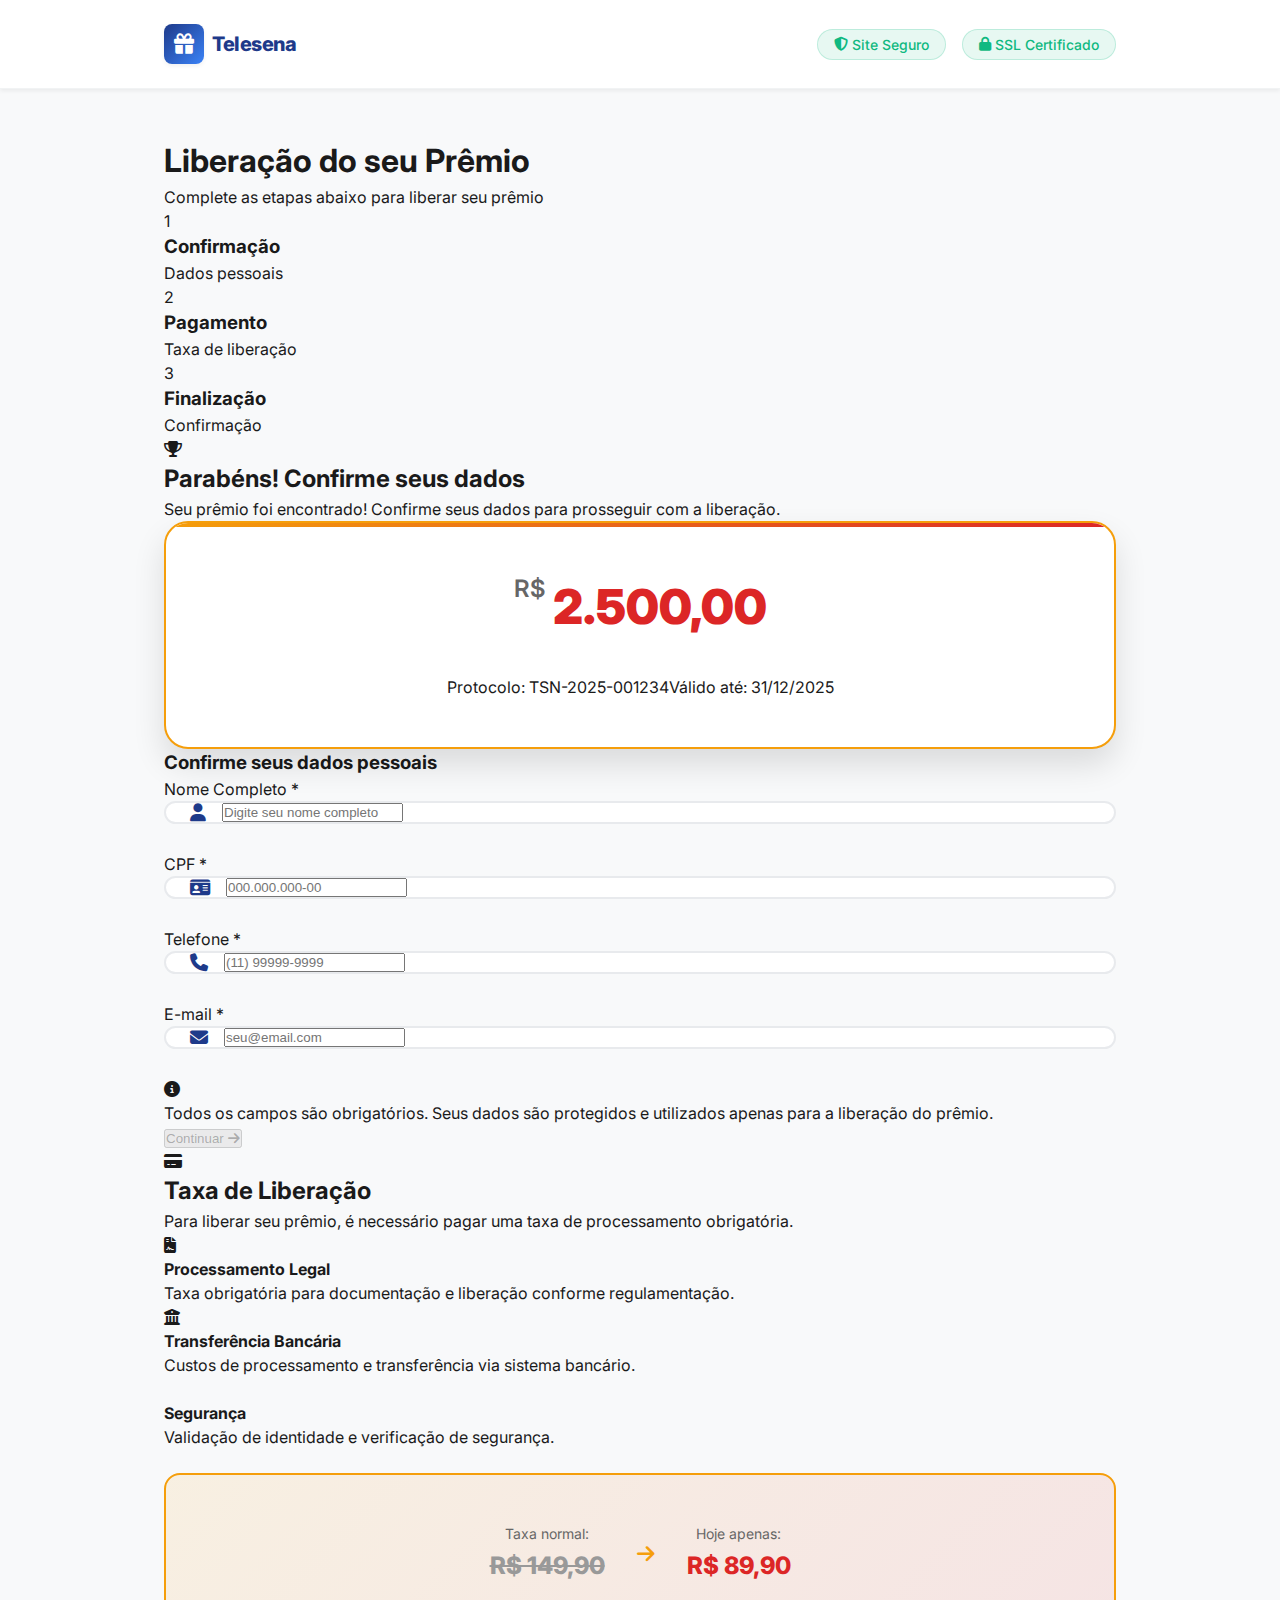
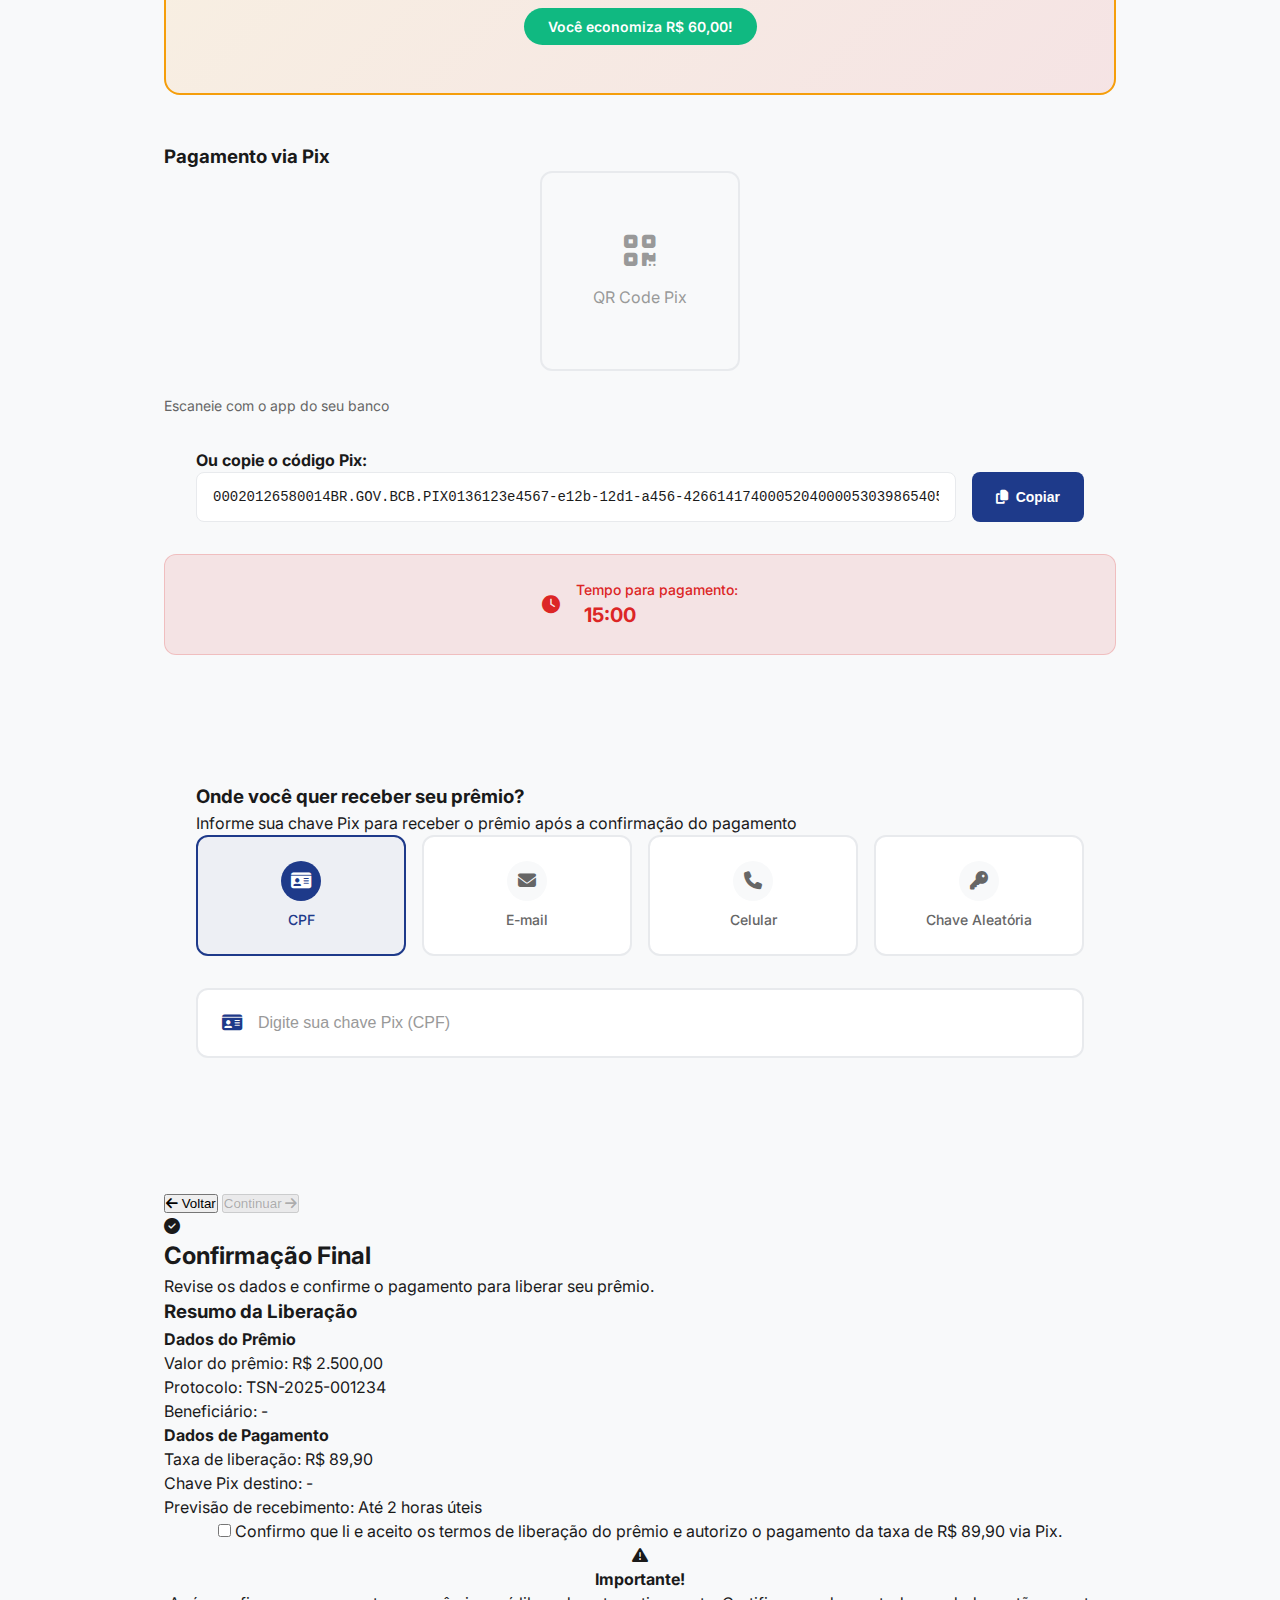
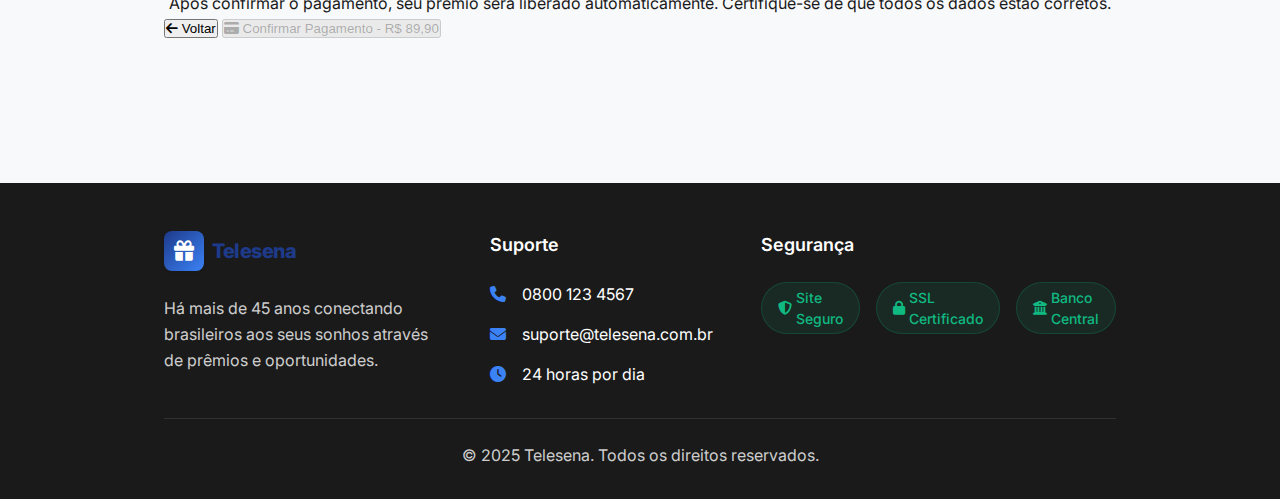
<file: index.html>
<!DOCTYPE html>
<html lang="pt-BR">
<head>
    <meta charset="UTF-8">
    <meta name="viewport" content="width=device-width, initial-scale=1.0">
    <title>Liberação de Prêmio - Telesena</title>
    <meta name="description" content="Complete o processo de liberação do seu prêmio da Telesena em 3 etapas simples e receba via Pix.">
    <link rel="stylesheet" href="redemption-style.css">
    <link href="https://fonts.googleapis.com/css2?family=Inter:wght@300;400;500;600;700;800;900&display=swap" rel="stylesheet">
    <link rel="stylesheet" href="https://cdnjs.cloudflare.com/ajax/libs/font-awesome/6.4.0/css/all.min.css">
    <link rel="icon" href="data:image/svg+xml,<svg xmlns='http://www.w3.org/2000/svg' viewBox='0 0 100 100'><text y='.9em' font-size='90'>🎁</text></svg>">
</head>
<body>
    <!-- Loading Overlay -->
    <div id="loading-overlay" class="loading-overlay" style="display: none;">
        <div class="loading-content">
            <div class="loading-spinner">
                <div class="spinner"></div>
            </div>
            <h3 id="loading-title">Processando...</h3>
            <p id="loading-message">Aguarde um momento</p>
        </div>
    </div>

    <!-- Header -->
    <header class="header">
        <div class="container">
            <div class="header-content">
                <div class="nav-logo">
                    <div class="logo-icon">
                        <i class="fas fa-gift"></i>
                    </div>
                    <span class="logo-text">Telesena</span>
                </div>
                <div class="security-badges">
                    <span class="security-badge">
                        <i class="fas fa-shield-alt"></i>
                        Site Seguro
                    </span>
                    <span class="security-badge">
                        <i class="fas fa-lock"></i>
                        SSL Certificado
                    </span>
                </div>
            </div>
        </div>
    </header>

    <!-- Main Content -->
    <main class="main-content">
        <div class="container">
            <!-- Progress Indicator -->
            <div class="progress-container">
                <div class="progress-header">
                    <h1>Liberação do seu Prêmio</h1>
                    <p>Complete as etapas abaixo para liberar seu prêmio</p>
                </div>
                
                <div class="progress-steps">
                    <div class="step active" data-step="1">
                        <div class="step-number">1</div>
                        <div class="step-content">
                            <h3>Confirmação</h3>
                            <p>Dados pessoais</p>
                        </div>
                    </div>
                    <div class="step-connector"></div>
                    <div class="step" data-step="2">
                        <div class="step-number">2</div>
                        <div class="step-content">
                            <h3>Pagamento</h3>
                            <p>Taxa de liberação</p>
                        </div>
                    </div>
                    <div class="step-connector"></div>
                    <div class="step" data-step="3">
                        <div class="step-number">3</div>
                        <div class="step-content">
                            <h3>Finalização</h3>
                            <p>Confirmação</p>
                        </div>
                    </div>
                </div>
            </div>

            <!-- Form Container -->
            <div class="form-container">
                <!-- Step 1: Personal Data and Prize Confirmation -->
                <div class="form-step active" id="step-1">
                    <div class="step-card">
                        <div class="step-header">
                            <div class="step-icon">
                                <i class="fas fa-trophy"></i>
                            </div>
                            <h2>Parabéns! Confirme seus dados</h2>
                            <p>Seu prêmio foi encontrado! Confirme seus dados para prosseguir com a liberação.</p>
                        </div>

                        <!-- Prize Display -->
                        <div class="prize-display">
                            <div class="prize-card">
                                <div class="prize-amount">
                                    <span class="currency">R$</span>
                                    <span class="amount" id="prize-amount">2.500,00</span>
                                </div>
                                <div class="prize-details">
                                    <div class="detail-item">
                                        <span class="label">Protocolo:</span>
                                        <span class="value" id="prize-protocol">TSN-2025-001234</span>
                                    </div>
                                    <div class="detail-item">
                                        <span class="label">Válido até:</span>
                                        <span class="value" id="prize-expiry">31/12/2025</span>
                                    </div>
                                </div>
                            </div>
                        </div>

                        <!-- Personal Data Form -->
                        <div class="form-section">
                            <h3>Confirme seus dados pessoais</h3>
                            <div class="form-grid">
                                <div class="form-group">
                                    <label for="full-name">Nome Completo *</label>
                                    <div class="input-wrapper">
                                        <i class="fas fa-user input-icon"></i>
                                        <input type="text" id="full-name" name="full-name" placeholder="Digite seu nome completo" required>
                                    </div>
                                    <div class="input-validation" id="name-validation"></div>
                                </div>

                                <div class="form-group">
                                    <label for="cpf">CPF *</label>
                                    <div class="input-wrapper">
                                        <i class="fas fa-id-card input-icon"></i>
                                        <input type="text" id="cpf" name="cpf" placeholder="000.000.000-00" required maxlength="14">
                                    </div>
                                    <div class="input-validation" id="cpf-validation"></div>
                                </div>

                                <div class="form-group">
                                    <label for="phone">Telefone *</label>
                                    <div class="input-wrapper">
                                        <i class="fas fa-phone input-icon"></i>
                                        <input type="tel" id="phone" name="phone" placeholder="(11) 99999-9999" required maxlength="15">
                                    </div>
                                    <div class="input-validation" id="phone-validation"></div>
                                </div>

                                <div class="form-group">
                                    <label for="email">E-mail *</label>
                                    <div class="input-wrapper">
                                        <i class="fas fa-envelope input-icon"></i>
                                        <input type="email" id="email" name="email" placeholder="seu@email.com" required>
                                    </div>
                                    <div class="input-validation" id="email-validation"></div>
                                </div>
                            </div>

                            <div class="form-note">
                                <i class="fas fa-info-circle"></i>
                                <p>Todos os campos são obrigatórios. Seus dados são protegidos e utilizados apenas para a liberação do prêmio.</p>
                            </div>
                        </div>

                        <!-- Step Navigation -->
                        <div class="step-navigation">
                            <button type="button" class="btn btn-primary" id="next-step-1" disabled>
                                <span>Continuar</span>
                                <i class="fas fa-arrow-right"></i>
                            </button>
                        </div>
                    </div>
                </div>

                <!-- Step 2: Payment and Pix Key -->
                <div class="form-step" id="step-2">
                    <div class="step-card">
                        <div class="step-header">
                            <div class="step-icon">
                                <i class="fas fa-credit-card"></i>
                            </div>
                            <h2>Taxa de Liberação</h2>
                            <p>Para liberar seu prêmio, é necessário pagar uma taxa de processamento obrigatória.</p>
                        </div>

                        <!-- Fee Explanation -->
                        <div class="fee-explanation">
                            <div class="fee-reasons">
                                <div class="reason-item">
                                    <div class="reason-icon">
                                        <i class="fas fa-file-contract"></i>
                                    </div>
                                    <div class="reason-content">
                                        <h4>Processamento Legal</h4>
                                        <p>Taxa obrigatória para documentação e liberação conforme regulamentação.</p>
                                    </div>
                                </div>
                                <div class="reason-item">
                                    <div class="reason-icon">
                                        <i class="fas fa-university"></i>
                                    </div>
                                    <div class="reason-content">
                                        <h4>Transferência Bancária</h4>
                                        <p>Custos de processamento e transferência via sistema bancário.</p>
                                    </div>
                                </div>
                                <div class="reason-item">
                                    <div class="reason-icon">
                                        <i class="fas fa-shield-check"></i>
                                    </div>
                                    <div class="reason-content">
                                        <h4>Segurança</h4>
                                        <p>Validação de identidade e verificação de segurança.</p>
                                    </div>
                                </div>
                            </div>

                            <div class="fee-highlight">
                                <div class="fee-comparison">
                                    <div class="fee-before">
                                        <span class="fee-label">Taxa normal:</span>
                                        <span class="fee-amount old">R$ 149,90</span>
                                    </div>
                                    <div class="fee-arrow">
                                        <i class="fas fa-arrow-right"></i>
                                    </div>
                                    <div class="fee-after">
                                        <span class="fee-label">Hoje apenas:</span>
                                        <span class="fee-amount new">R$ 89,90</span>
                                    </div>
                                </div>
                                <div class="savings-badge">
                                    <span>Você economiza R$ 60,00!</span>
                                </div>
                            </div>
                        </div>

                        <!-- Payment Section -->
                        <div class="payment-section">
                            <h3>Pagamento via Pix</h3>
                            <div class="pix-payment">
                                <div class="qr-section">
                                    <div class="qr-code">
                                        <div class="qr-placeholder">
                                            <i class="fas fa-qrcode"></i>
                                            <p>QR Code Pix</p>
                                        </div>
                                    </div>
                                    <p class="qr-instruction">Escaneie com o app do seu banco</p>
                                </div>

                                <div class="pix-code-section">
                                    <h4>Ou copie o código Pix:</h4>
                                    <div class="pix-code-container">
                                        <input type="text" id="pix-code" class="pix-code-input" value="00020126580014BR.GOV.BCB.PIX0136123e4567-e12b-12d1-a456-426614174000520400005303986540589.905802BR5925TELESENA PREMIOS LTDA6009SAO PAULO62070503***6304ABCD" readonly>
                                        <button type="button" class="copy-button" onclick="copyPixCode()">
                                            <i class="fas fa-copy"></i>
                                            Copiar
                                        </button>
                                    </div>
                                </div>

                                <div class="payment-timer">
                                    <div class="timer-icon">
                                        <i class="fas fa-clock"></i>
                                    </div>
                                    <div class="timer-content">
                                        <p>Tempo para pagamento:</p>
                                        <span class="timer-countdown" id="payment-timer">15:00</span>
                                    </div>
                                </div>
                            </div>
                        </div>

                        <!-- Pix Key Section -->
                        <div class="pix-key-section">
                            <h3>Onde você quer receber seu prêmio?</h3>
                            <p>Informe sua chave Pix para receber o prêmio após a confirmação do pagamento</p>

                            <div class="key-type-selector">
                                <label class="key-type-option">
                                    <input type="radio" name="key-type" value="cpf" checked>
                                    <span class="key-type-icon"><i class="fas fa-id-card"></i></span>
                                    <span class="key-type-label">CPF</span>
                                </label>
                                <label class="key-type-option">
                                    <input type="radio" name="key-type" value="email">
                                    <span class="key-type-icon"><i class="fas fa-envelope"></i></span>
                                    <span class="key-type-label">E-mail</span>
                                </label>
                                <label class="key-type-option">
                                    <input type="radio" name="key-type" value="phone">
                                    <span class="key-type-icon"><i class="fas fa-phone"></i></span>
                                    <span class="key-type-label">Celular</span>
                                </label>
                                <label class="key-type-option">
                                    <input type="radio" name="key-type" value="random">
                                    <span class="key-type-icon"><i class="fas fa-key"></i></span>
                                    <span class="key-type-label">Chave Aleatória</span>
                                </label>
                            </div>

                            <div class="pix-key-input-group">
                                <div class="input-wrapper">
                                    <i class="fas fa-id-card input-icon" id="key-icon"></i>
                                    <input type="text" id="pix-key-input" class="pix-key-input" placeholder="Digite sua chave Pix (CPF)" required>
                                </div>
                                <div class="input-validation" id="key-validation"></div>
                            </div>
                        </div>

                        <!-- Step Navigation -->
                        <div class="step-navigation">
                            <button type="button" class="btn btn-secondary" id="prev-step-2">
                                <i class="fas fa-arrow-left"></i>
                                <span>Voltar</span>
                            </button>
                            <button type="button" class="btn btn-primary" id="next-step-2" disabled>
                                <span>Continuar</span>
                                <i class="fas fa-arrow-right"></i>
                            </button>
                        </div>
                    </div>
                </div>

                <!-- Step 3: Confirmation and Finalization -->
                <div class="form-step" id="step-3">
                    <div class="step-card">
                        <div class="step-header">
                            <div class="step-icon">
                                <i class="fas fa-check-circle"></i>
                            </div>
                            <h2>Confirmação Final</h2>
                            <p>Revise os dados e confirme o pagamento para liberar seu prêmio.</p>
                        </div>

                        <!-- Summary Section -->
                        <div class="summary-section">
                            <h3>Resumo da Liberação</h3>
                            
                            <div class="summary-card">
                                <div class="summary-header">
                                    <h4>Dados do Prêmio</h4>
                                </div>
                                <div class="summary-content">
                                    <div class="summary-item">
                                        <span class="label">Valor do prêmio:</span>
                                        <span class="value" id="summary-prize">R$ 2.500,00</span>
                                    </div>
                                    <div class="summary-item">
                                        <span class="label">Protocolo:</span>
                                        <span class="value" id="summary-protocol">TSN-2025-001234</span>
                                    </div>
                                    <div class="summary-item">
                                        <span class="label">Beneficiário:</span>
                                        <span class="value" id="summary-name">-</span>
                                    </div>
                                </div>
                            </div>

                            <div class="summary-card">
                                <div class="summary-header">
                                    <h4>Dados de Pagamento</h4>
                                </div>
                                <div class="summary-content">
                                    <div class="summary-item">
                                        <span class="label">Taxa de liberação:</span>
                                        <span class="value">R$ 89,90</span>
                                    </div>
                                    <div class="summary-item">
                                        <span class="label">Chave Pix destino:</span>
                                        <span class="value" id="summary-pix-key">-</span>
                                    </div>
                                    <div class="summary-item">
                                        <span class="label">Previsão de recebimento:</span>
                                        <span class="value">Até 2 horas úteis</span>
                                    </div>
                                </div>
                            </div>
                        </div>

                        <!-- Final Confirmation -->
                        <div class="confirmation-section">
                            <div class="confirmation-checkbox">
                                <label class="checkbox-container">
                                    <input type="checkbox" id="terms-agreement">
                                    <span class="checkmark"></span>
                                    <span class="checkbox-text">
                                        Confirmo que li e aceito os termos de liberação do prêmio e autorizo o pagamento da taxa de R$ 89,90 via Pix.
                                    </span>
                                </label>
                            </div>

                            <div class="final-warning">
                                <div class="warning-icon">
                                    <i class="fas fa-exclamation-triangle"></i>
                                </div>
                                <div class="warning-content">
                                    <h4>Importante!</h4>
                                    <p>Após confirmar o pagamento, seu prêmio será liberado automaticamente. Certifique-se de que todos os dados estão corretos.</p>
                                </div>
                            </div>
                        </div>

                        <!-- Step Navigation -->
                        <div class="step-navigation">
                            <button type="button" class="btn btn-secondary" id="prev-step-3">
                                <i class="fas fa-arrow-left"></i>
                                <span>Voltar</span>
                            </button>
                            <button type="button" class="btn btn-success" id="confirm-payment" disabled>
                                <i class="fas fa-credit-card"></i>
                                <span>Confirmar Pagamento - R$ 89,90</span>
                            </button>
                        </div>
                    </div>
                </div>

                <!-- Success Section -->
                <div class="form-step" id="step-success" style="display: none;">
                    <div class="step-card success-card">
                        <div class="success-animation">
                            <div class="success-icon">
                                <i class="fas fa-check-circle"></i>
                            </div>
                        </div>
                        
                        <div class="success-content">
                            <h2>🎉 Prêmio Liberado com Sucesso!</h2>
                            <p class="success-message">Parabéns! Seu prêmio foi liberado e será transferido para sua chave Pix.</p>
                            
                            <div class="success-details">
                                <div class="success-item">
                                    <span class="label">Prêmio liberado:</span>
                                    <span class="value" id="success-prize">R$ 2.500,00</span>
                                </div>
                                <div class="success-item">
                                    <span class="label">Chave Pix de destino:</span>
                                    <span class="value" id="success-pix-key">***</span>
                                </div>
                                <div class="success-item">
                                    <span class="label">Protocolo de liberação:</span>
                                    <span class="value" id="success-protocol">TSN-LIB-2025-001234</span>
                                </div>
                                <div class="success-item">
                                    <span class="label">Previsão de recebimento:</span>
                                    <span class="value">Até 2 horas úteis</span>
                                </div>
                            </div>

                            <div class="success-actions">
                                <button type="button" class="btn btn-primary" onclick="window.print()">
                                    <i class="fas fa-print"></i>
                                    <span>Imprimir Comprovante</span>
                                </button>
                                <button type="button" class="btn btn-secondary" onclick="window.location.href='index.html'">
                                    <i class="fas fa-home"></i>
                                    <span>Voltar ao Início</span>
                                </button>
                            </div>
                        </div>
                    </div>
                </div>
            </div>
        </div>
    </main>

    <!-- Footer -->
    <footer class="footer">
        <div class="container">
            <div class="footer-content">
                <div class="footer-section">
                    <div class="footer-logo">
                        <div class="logo-icon">
                            <i class="fas fa-gift"></i>
                        </div>
                        <span class="logo-text">Telesena</span>
                    </div>
                    <p class="footer-description">
                        Há mais de 45 anos conectando brasileiros aos seus sonhos através de prêmios e oportunidades.
                    </p>
                </div>
                
                <div class="footer-section">
                    <h3>Suporte</h3>
                    <div class="contact-info">
                        <div class="contact-item">
                            <i class="fas fa-phone"></i>
                            <span>0800 123 4567</span>
                        </div>
                        <div class="contact-item">
                            <i class="fas fa-envelope"></i>
                            <span>suporte@telesena.com.br</span>
                        </div>
                        <div class="contact-item">
                            <i class="fas fa-clock"></i>
                            <span>24 horas por dia</span>
                        </div>
                    </div>
                </div>
                
                <div class="footer-section">
                    <h3>Segurança</h3>
                    <div class="security-badges">
                        <span class="security-badge">
                            <i class="fas fa-shield-alt"></i>
                            Site Seguro
                        </span>
                        <span class="security-badge">
                            <i class="fas fa-lock"></i>
                            SSL Certificado
                        </span>
                        <span class="security-badge">
                            <i class="fas fa-university"></i>
                            Banco Central
                        </span>
                    </div>
                </div>
            </div>
            
            <div class="footer-bottom">
                <p>&copy; 2025 Telesena. Todos os direitos reservados.</p>
            </div>
        </div>
    </footer>

    <!-- Notification -->
    <div id="notification" class="notification" style="display: none;">
        <div class="notification-content">
            <i class="notification-icon"></i>
            <span class="notification-message"></span>
        </div>
    </div>

    <script src="redemption-script.js"></script>
</body>
</html>
</file>
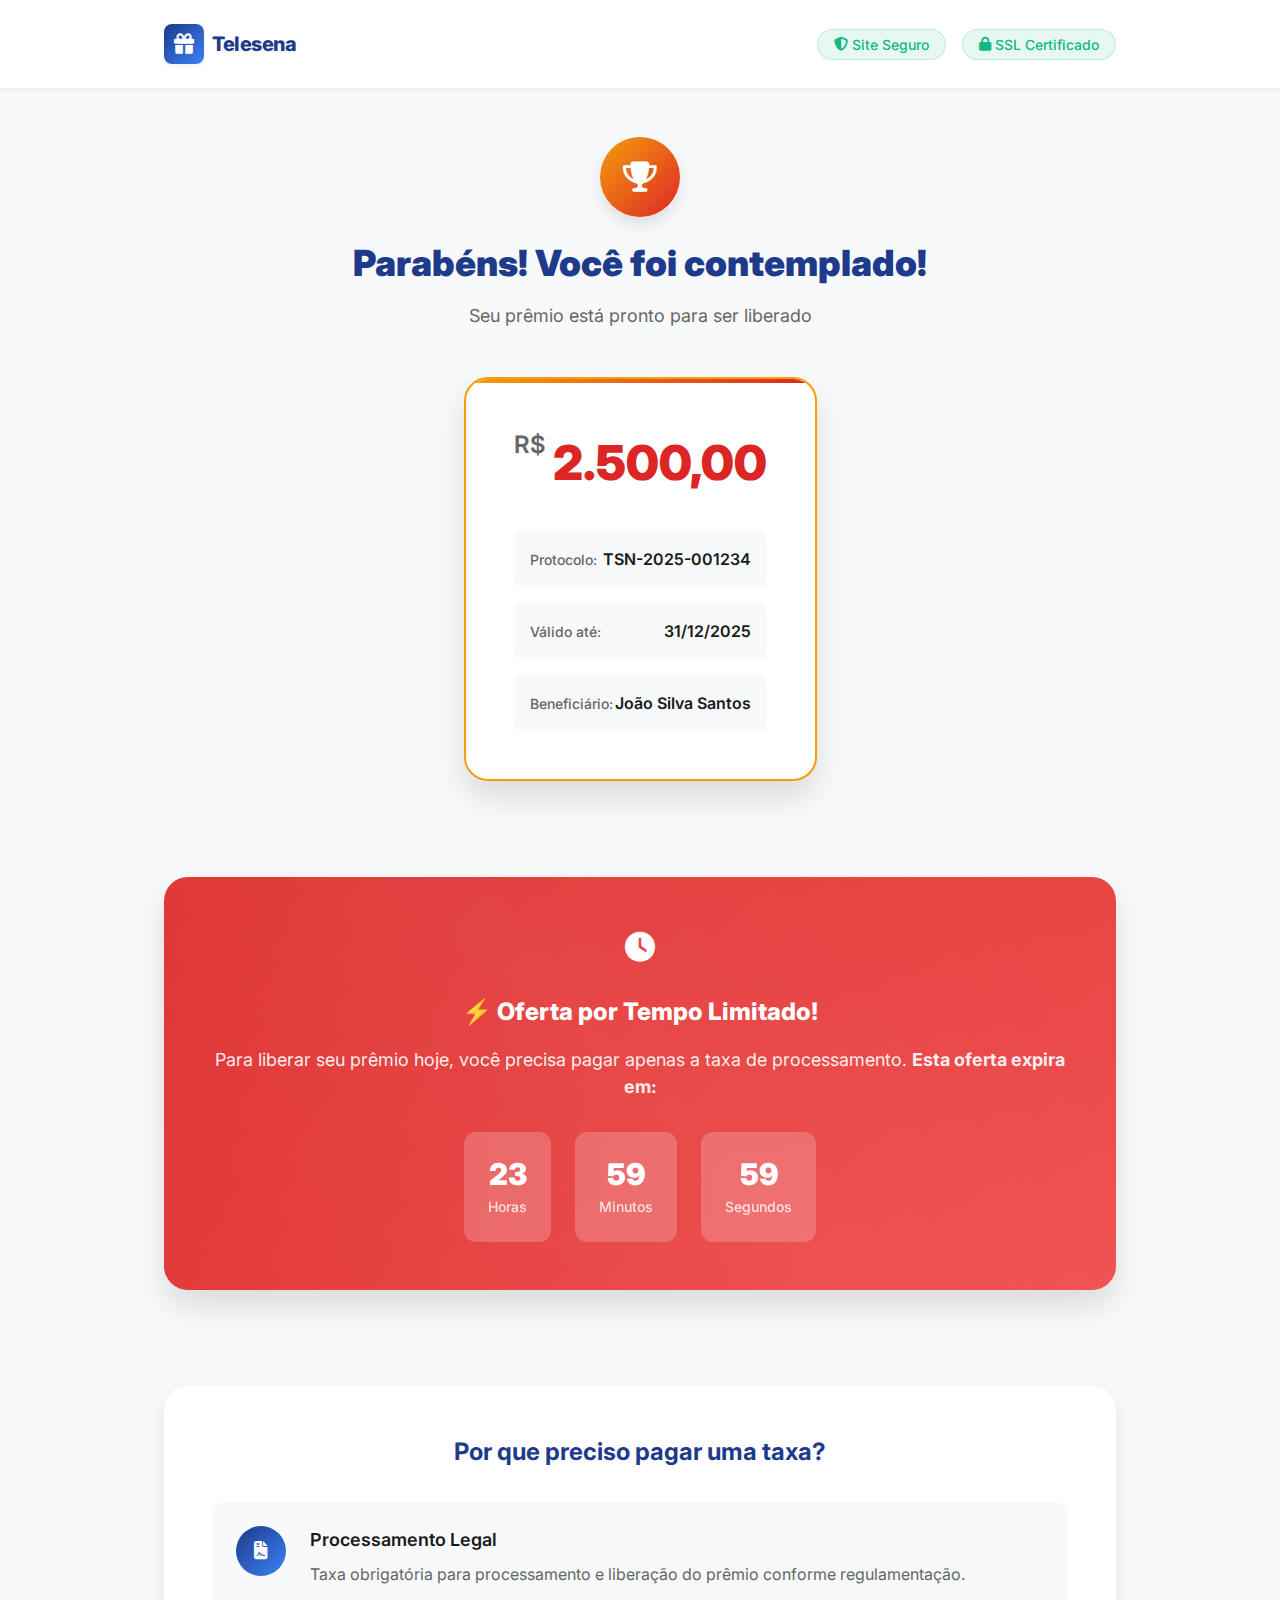
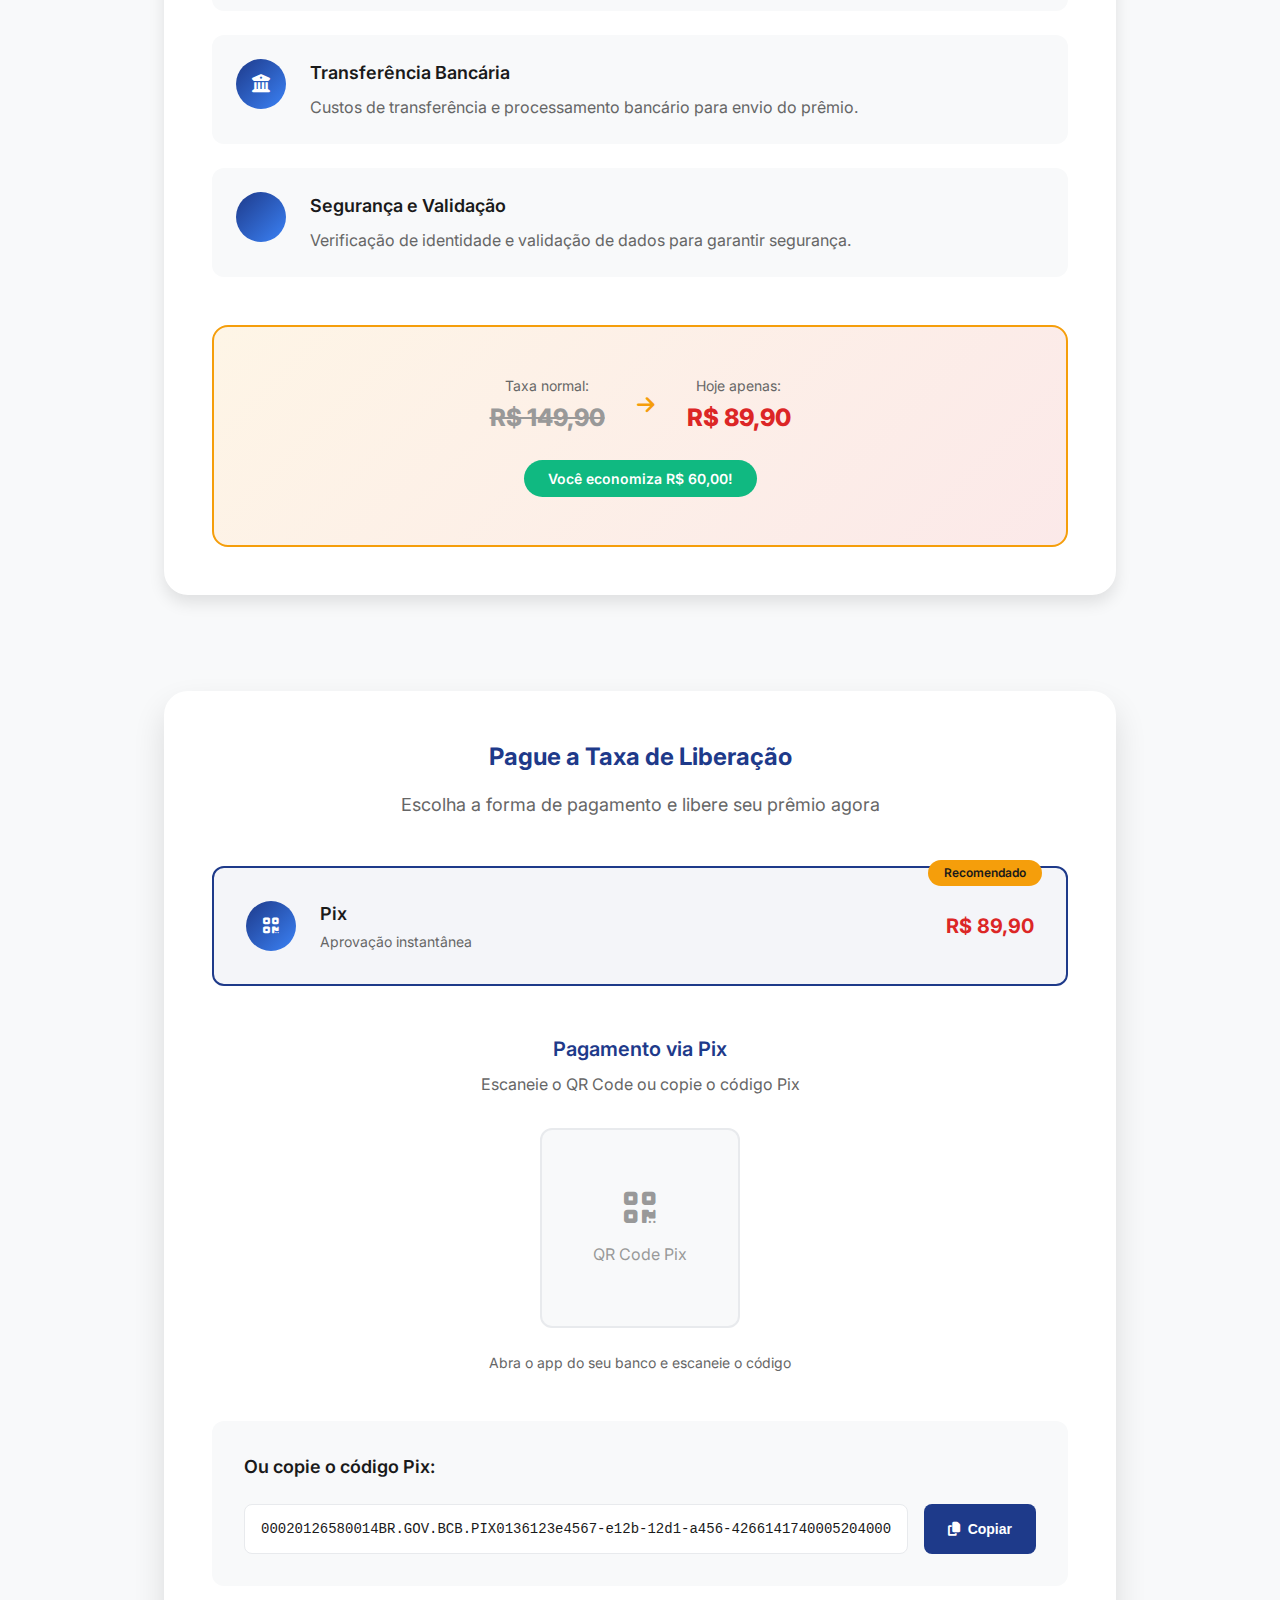
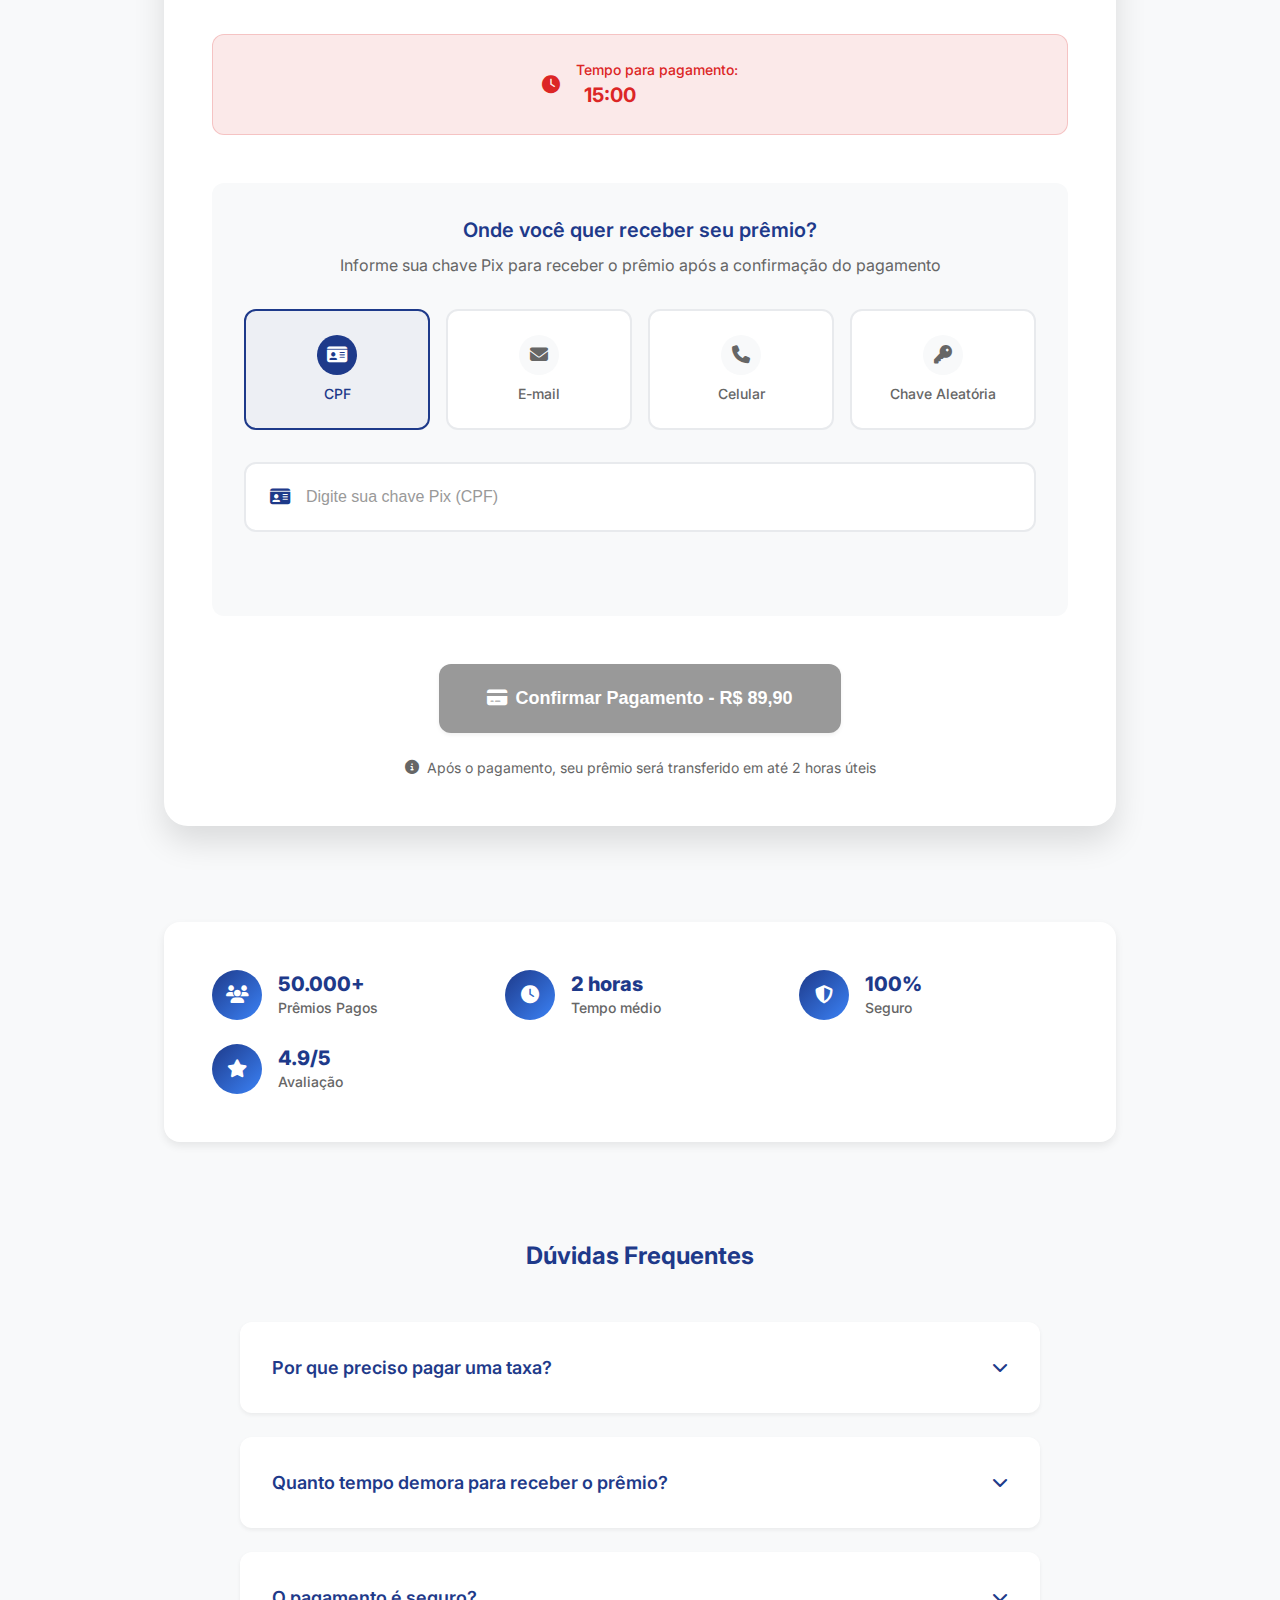
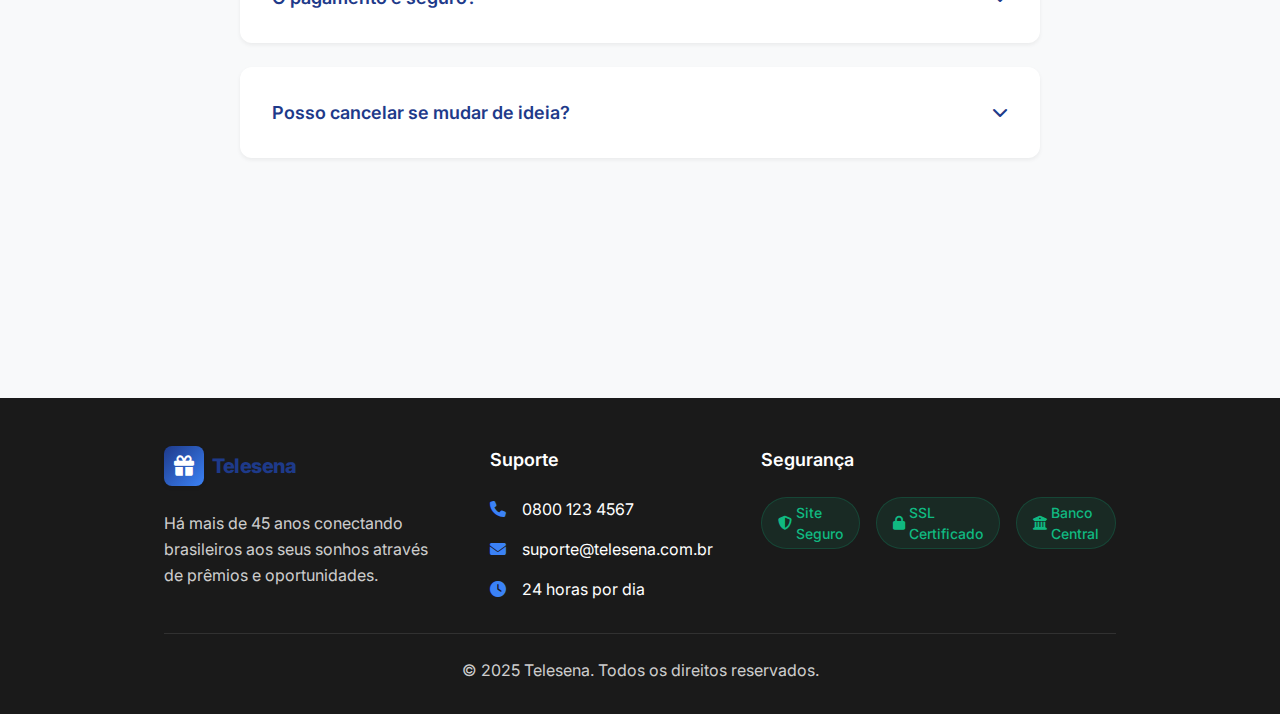
<file: redemption.html>
<!DOCTYPE html>
<html lang="pt-BR">
<head>
    <meta charset="UTF-8">
    <meta name="viewport" content="width=device-width, initial-scale=1.0">
    <title>Resgate seu Prêmio - Telesena</title>
    <meta name="description" content="Resgate seu prêmio da Telesena de forma rápida e segura. Pague a taxa de liberação via Pix e receba seu prêmio imediatamente.">
    <link rel="stylesheet" href="redemption-style.css">
    <link href="https://fonts.googleapis.com/css2?family=Inter:wght@300;400;500;600;700;800;900&display=swap" rel="stylesheet">
    <link rel="stylesheet" href="https://cdnjs.cloudflare.com/ajax/libs/font-awesome/6.4.0/css/all.min.css">
    <link rel="icon" href="data:image/svg+xml,<svg xmlns='http://www.w3.org/2000/svg' viewBox='0 0 100 100'><text y='.9em' font-size='90'>🎁</text></svg>">
</head>
<body>
    <!-- Loading Overlay -->
    <div id="loading-overlay" class="loading-overlay" style="display: none;">
        <div class="loading-content">
            <div class="loading-spinner">
                <div class="spinner"></div>
            </div>
            <h3 id="loading-title">Processando pagamento...</h3>
            <p id="loading-message">Aguarde enquanto confirmamos seu pagamento</p>
        </div>
    </div>

    <!-- Header -->
    <header class="header">
        <div class="container">
            <div class="header-content">
                <div class="nav-logo">
                    <div class="logo-icon">
                        <i class="fas fa-gift"></i>
                    </div>
                    <span class="logo-text">Telesena</span>
                </div>
                <div class="security-badges">
                    <span class="security-badge">
                        <i class="fas fa-shield-alt"></i>
                        Site Seguro
                    </span>
                    <span class="security-badge">
                        <i class="fas fa-lock"></i>
                        SSL Certificado
                    </span>
                </div>
            </div>
        </div>
    </header>

    <!-- Main Content -->
    <main class="main-content">
        <div class="container">
            <!-- Prize Section -->
            <section class="prize-section">
                <div class="prize-header">
                    <div class="prize-icon">
                        <i class="fas fa-trophy"></i>
                    </div>
                    <h1>Parabéns! Você foi contemplado!</h1>
                    <p class="prize-subtitle">Seu prêmio está pronto para ser liberado</p>
                </div>

                <div class="prize-details">
                    <div class="prize-card">
                        <div class="prize-amount">
                            <span class="currency">R$</span>
                            <span class="amount" id="prize-value">2.500,00</span>
                        </div>
                        <div class="prize-info">
                            <div class="info-item">
                                <span class="label">Protocolo:</span>
                                <span class="value" id="prize-protocol">TSN-2025-001234</span>
                            </div>
                            <div class="info-item">
                                <span class="label">Válido até:</span>
                                <span class="value" id="prize-expiry">31/12/2025</span>
                            </div>
                            <div class="info-item">
                                <span class="label">Beneficiário:</span>
                                <span class="value" id="user-name">João Silva Santos</span>
                            </div>
                        </div>
                    </div>
                </div>
            </section>

            <!-- Urgency Section -->
            <section class="urgency-section">
                <div class="urgency-card">
                    <div class="urgency-icon">
                        <i class="fas fa-clock"></i>
                    </div>
                    <div class="urgency-content">
                        <h3>⚡ Oferta por Tempo Limitado!</h3>
                        <p>Para liberar seu prêmio hoje, você precisa pagar apenas a taxa de processamento. <strong>Esta oferta expira em:</strong></p>
                        <div class="countdown" id="countdown">
                            <div class="countdown-item">
                                <span class="countdown-number" id="hours">23</span>
                                <span class="countdown-label">Horas</span>
                            </div>
                            <div class="countdown-item">
                                <span class="countdown-number" id="minutes">59</span>
                                <span class="countdown-label">Minutos</span>
                            </div>
                            <div class="countdown-item">
                                <span class="countdown-number" id="seconds">59</span>
                                <span class="countdown-label">Segundos</span>
                            </div>
                        </div>
                    </div>
                </div>
            </section>

            <!-- Fee Explanation Section -->
            <section class="fee-section">
                <div class="fee-card">
                    <h2>Por que preciso pagar uma taxa?</h2>
                    <div class="fee-explanation">
                        <div class="fee-item">
                            <div class="fee-icon">
                                <i class="fas fa-file-contract"></i>
                            </div>
                            <div class="fee-content">
                                <h4>Processamento Legal</h4>
                                <p>Taxa obrigatória para processamento e liberação do prêmio conforme regulamentação.</p>
                            </div>
                        </div>
                        <div class="fee-item">
                            <div class="fee-icon">
                                <i class="fas fa-university"></i>
                            </div>
                            <div class="fee-content">
                                <h4>Transferência Bancária</h4>
                                <p>Custos de transferência e processamento bancário para envio do prêmio.</p>
                            </div>
                        </div>
                        <div class="fee-item">
                            <div class="fee-icon">
                                <i class="fas fa-shield-check"></i>
                            </div>
                            <div class="fee-content">
                                <h4>Segurança e Validação</h4>
                                <p>Verificação de identidade e validação de dados para garantir segurança.</p>
                            </div>
                        </div>
                    </div>
                    
                    <div class="fee-highlight">
                        <div class="fee-comparison">
                            <div class="fee-before">
                                <span class="fee-label">Taxa normal:</span>
                                <span class="fee-amount old">R$ 149,90</span>
                            </div>
                            <div class="fee-arrow">
                                <i class="fas fa-arrow-right"></i>
                            </div>
                            <div class="fee-after">
                                <span class="fee-label">Hoje apenas:</span>
                                <span class="fee-amount new">R$ 89,90</span>
                            </div>
                        </div>
                        <div class="fee-savings">
                            <span class="savings-badge">Você economiza R$ 60,00!</span>
                        </div>
                    </div>
                </div>
            </section>

            <!-- Payment Section -->
            <section class="payment-section" id="payment-section">
                <div class="payment-card">
                    <div class="payment-header">
                        <h2>Pague a Taxa de Liberação</h2>
                        <p>Escolha a forma de pagamento e libere seu prêmio agora</p>
                    </div>

                    <div class="payment-options">
                        <div class="payment-option active" data-method="pix">
                            <div class="option-icon">
                                <i class="fas fa-qrcode"></i>
                            </div>
                            <div class="option-content">
                                <h3>Pix</h3>
                                <p>Aprovação instantânea</p>
                                <span class="option-badge">Recomendado</span>
                            </div>
                            <div class="option-price">
                                <span class="price">R$ 89,90</span>
                            </div>
                        </div>
                    </div>

                    <!-- Pix Payment -->
                    <div class="pix-payment" id="pix-payment">
                        <div class="pix-header">
                            <h3>Pagamento via Pix</h3>
                            <p>Escaneie o QR Code ou copie o código Pix</p>
                        </div>

                        <div class="pix-content">
                            <div class="qr-code-section">
                                <div class="qr-code">
                                    <div class="qr-placeholder">
                                        <i class="fas fa-qrcode"></i>
                                        <p>QR Code Pix</p>
                                    </div>
                                </div>
                                <p class="qr-instruction">Abra o app do seu banco e escaneie o código</p>
                            </div>

                            <div class="pix-code-section">
                                <div class="pix-code-header">
                                    <h4>Ou copie o código Pix:</h4>
                                </div>
                                <div class="pix-code-container">
                                    <input type="text" id="pix-code" class="pix-code-input" value="00020126580014BR.GOV.BCB.PIX0136123e4567-e12b-12d1-a456-426614174000520400005303986540589.905802BR5925TELESENA PREMIOS LTDA6009SAO PAULO62070503***6304ABCD" readonly>
                                    <button class="copy-button" onclick="copyPixCode()">
                                        <i class="fas fa-copy"></i>
                                        Copiar
                                    </button>
                                </div>
                            </div>

                            <div class="payment-timer">
                                <div class="timer-icon">
                                    <i class="fas fa-clock"></i>
                                </div>
                                <div class="timer-content">
                                    <p>Tempo para pagamento:</p>
                                    <span class="timer-countdown" id="payment-timer">15:00</span>
                                </div>
                            </div>
                        </div>
                    </div>

                    <!-- Pix Key Section -->
                    <div class="pix-key-section">
                        <div class="pix-key-header">
                            <h3>Onde você quer receber seu prêmio?</h3>
                            <p>Informe sua chave Pix para receber o prêmio após a confirmação do pagamento</p>
                        </div>

                        <div class="pix-key-form">
                            <div class="key-type-selector">
                                <label class="key-type-option">
                                    <input type="radio" name="key-type" value="cpf" checked>
                                    <span class="key-type-icon"><i class="fas fa-id-card"></i></span>
                                    <span class="key-type-label">CPF</span>
                                </label>
                                <label class="key-type-option">
                                    <input type="radio" name="key-type" value="email">
                                    <span class="key-type-icon"><i class="fas fa-envelope"></i></span>
                                    <span class="key-type-label">E-mail</span>
                                </label>
                                <label class="key-type-option">
                                    <input type="radio" name="key-type" value="phone">
                                    <span class="key-type-icon"><i class="fas fa-phone"></i></span>
                                    <span class="key-type-label">Celular</span>
                                </label>
                                <label class="key-type-option">
                                    <input type="radio" name="key-type" value="random">
                                    <span class="key-type-icon"><i class="fas fa-key"></i></span>
                                    <span class="key-type-label">Chave Aleatória</span>
                                </label>
                            </div>

                            <div class="pix-key-input-group">
                                <div class="input-wrapper">
                                    <i class="fas fa-id-card input-icon" id="key-icon"></i>
                                    <input type="text" id="pix-key-input" class="pix-key-input" placeholder="Digite sua chave Pix (CPF)" required>
                                </div>
                                <div class="input-validation" id="key-validation"></div>
                            </div>
                        </div>
                    </div>

                    <!-- Confirmation Button -->
                    <div class="confirmation-section">
                        <button class="confirm-payment-btn" id="confirm-payment-btn" disabled>
                            <i class="fas fa-credit-card"></i>
                            <span>Confirmar Pagamento - R$ 89,90</span>
                        </button>
                        <p class="confirmation-note">
                            <i class="fas fa-info-circle"></i>
                            Após o pagamento, seu prêmio será transferido em até 2 horas úteis
                        </p>
                    </div>
                </div>
            </section>

            <!-- Success Section -->
            <section class="success-section" id="success-section" style="display: none;">
                <div class="success-card">
                    <div class="success-animation">
                        <div class="success-icon">
                            <i class="fas fa-check-circle"></i>
                        </div>
                    </div>
                    <div class="success-content">
                        <h2>🎉 Pagamento Confirmado!</h2>
                        <p class="success-message">Parabéns! Seu prêmio foi liberado com sucesso.</p>
                        
                        <div class="success-details">
                            <div class="success-item">
                                <span class="success-label">Prêmio liberado:</span>
                                <span class="success-value" id="success-prize">R$ 2.500,00</span>
                            </div>
                            <div class="success-item">
                                <span class="success-label">Chave Pix de destino:</span>
                                <span class="success-value" id="success-pix-key">***</span>
                            </div>
                            <div class="success-item">
                                <span class="success-label">Protocolo de liberação:</span>
                                <span class="success-value" id="success-protocol">TSN-LIB-2025-001234</span>
                            </div>
                            <div class="success-item">
                                <span class="success-label">Previsão de recebimento:</span>
                                <span class="success-value">Até 2 horas úteis</span>
                            </div>
                        </div>

                        <div class="success-actions">
                            <button class="success-btn primary" onclick="window.print()">
                                <i class="fas fa-print"></i>
                                Imprimir Comprovante
                            </button>
                            <button class="success-btn secondary" onclick="window.location.href='index.html'">
                                <i class="fas fa-home"></i>
                                Voltar ao Início
                            </button>
                        </div>
                    </div>
                </div>
            </section>

            <!-- Trust Indicators -->
            <section class="trust-section">
                <div class="trust-indicators">
                    <div class="trust-item">
                        <div class="trust-icon">
                            <i class="fas fa-users"></i>
                        </div>
                        <div class="trust-content">
                            <span class="trust-number">50.000+</span>
                            <span class="trust-label">Prêmios Pagos</span>
                        </div>
                    </div>
                    <div class="trust-item">
                        <div class="trust-icon">
                            <i class="fas fa-clock"></i>
                        </div>
                        <div class="trust-content">
                            <span class="trust-number">2 horas</span>
                            <span class="trust-label">Tempo médio</span>
                        </div>
                    </div>
                    <div class="trust-item">
                        <div class="trust-icon">
                            <i class="fas fa-shield-alt"></i>
                        </div>
                        <div class="trust-content">
                            <span class="trust-number">100%</span>
                            <span class="trust-label">Seguro</span>
                        </div>
                    </div>
                    <div class="trust-item">
                        <div class="trust-icon">
                            <i class="fas fa-star"></i>
                        </div>
                        <div class="trust-content">
                            <span class="trust-number">4.9/5</span>
                            <span class="trust-label">Avaliação</span>
                        </div>
                    </div>
                </div>
            </section>

            <!-- FAQ Section -->
            <section class="faq-section">
                <div class="faq-header">
                    <h2>Dúvidas Frequentes</h2>
                </div>
                <div class="faq-container">
                    <div class="faq-item">
                        <div class="faq-question">
                            <h3>Por que preciso pagar uma taxa?</h3>
                            <i class="fas fa-chevron-down"></i>
                        </div>
                        <div class="faq-answer">
                            <p>A taxa de R$ 89,90 cobre os custos de processamento legal, transferência bancária e validação de segurança necessários para liberar seu prêmio de forma segura e rápida.</p>
                        </div>
                    </div>
                    
                    <div class="faq-item">
                        <div class="faq-question">
                            <h3>Quanto tempo demora para receber o prêmio?</h3>
                            <i class="fas fa-chevron-down"></i>
                        </div>
                        <div class="faq-answer">
                            <p>Após a confirmação do pagamento da taxa, seu prêmio será transferido para sua chave Pix em até 2 horas úteis.</p>
                        </div>
                    </div>
                    
                    <div class="faq-item">
                        <div class="faq-question">
                            <h3>O pagamento é seguro?</h3>
                            <i class="fas fa-chevron-down"></i>
                        </div>
                        <div class="faq-answer">
                            <p>Sim! Utilizamos o sistema Pix do Banco Central, que é 100% seguro. Todos os dados são protegidos com criptografia SSL.</p>
                        </div>
                    </div>
                    
                    <div class="faq-item">
                        <div class="faq-question">
                            <h3>Posso cancelar se mudar de ideia?</h3>
                            <i class="fas fa-chevron-down"></i>
                        </div>
                        <div class="faq-answer">
                            <p>O pagamento via Pix é instantâneo e não pode ser cancelado. Certifique-se de que deseja prosseguir antes de efetuar o pagamento.</p>
                        </div>
                    </div>
                </div>
            </section>
        </div>
    </main>

    <!-- Footer -->
    <footer class="footer">
        <div class="container">
            <div class="footer-content">
                <div class="footer-section">
                    <div class="footer-logo">
                        <div class="logo-icon">
                            <i class="fas fa-gift"></i>
                        </div>
                        <span class="logo-text">Telesena</span>
                    </div>
                    <p class="footer-description">
                        Há mais de 45 anos conectando brasileiros aos seus sonhos através de prêmios e oportunidades.
                    </p>
                </div>
                
                <div class="footer-section">
                    <h3>Suporte</h3>
                    <div class="contact-info">
                        <div class="contact-item">
                            <i class="fas fa-phone"></i>
                            <span>0800 123 4567</span>
                        </div>
                        <div class="contact-item">
                            <i class="fas fa-envelope"></i>
                            <span>suporte@telesena.com.br</span>
                        </div>
                        <div class="contact-item">
                            <i class="fas fa-clock"></i>
                            <span>24 horas por dia</span>
                        </div>
                    </div>
                </div>
                
                <div class="footer-section">
                    <h3>Segurança</h3>
                    <div class="security-badges">
                        <span class="security-badge">
                            <i class="fas fa-shield-alt"></i>
                            Site Seguro
                        </span>
                        <span class="security-badge">
                            <i class="fas fa-lock"></i>
                            SSL Certificado
                        </span>
                        <span class="security-badge">
                            <i class="fas fa-university"></i>
                            Banco Central
                        </span>
                    </div>
                </div>
            </div>
            
            <div class="footer-bottom">
                <p>&copy; 2025 Telesena. Todos os direitos reservados.</p>
            </div>
        </div>
    </footer>

    <!-- Notification -->
    <div id="notification" class="notification" style="display: none;">
        <div class="notification-content">
            <i class="notification-icon"></i>
            <span class="notification-message"></span>
        </div>
    </div>

    <script src="redemption-script.js"></script>
</body>
</html>
</file>
<file: redemption-style.css>
/* Reset e configurações globais */
* {
    margin: 0;
    padding: 0;
    box-sizing: border-box;
    max-width: 100%;
}

*,
*::before,
*::after {
    box-sizing: border-box;
}

:root {
    /* Cores principais - Telesena */
    --primary-color: #1E3A8A;
    --primary-light: #3B82F6;
    --primary-lighter: #60A5FA;
    --primary-dark: #1E40AF;
    
    /* Cores secundárias */
    --secondary-color: #DC2626;
    --secondary-light: #EF4444;
    --secondary-dark: #B91C1C;
    
    /* Cores de apoio */
    --accent-color: #F59E0B;
    --accent-light: #FCD34D;
    --accent-dark: #D97706;
    
    /* Cores de sucesso */
    --success-color: #10B981;
    --success-light: #34D399;
    --success-dark: #059669;
    
    /* Cores neutras */
    --text-primary: #1A1A1A;
    --text-secondary: #666666;
    --text-tertiary: #999999;
    --text-light: #FFFFFF;
    --text-muted: rgba(255, 255, 255, 0.8);
    
    /* Backgrounds */
    --bg-primary: #FFFFFF;
    --bg-secondary: #F8F9FA;
    --bg-tertiary: #F1F3F4;
    --bg-dark: #1A1A1A;
    --bg-gradient: linear-gradient(135deg, var(--primary-color) 0%, var(--primary-light) 100%);
    
    /* Bordas e divisores */
    --border-color: #E8EAED;
    --border-light: #F1F3F4;
    --border-dark: #DADCE0;
    
    /* Sombras */
    --shadow-xs: 0 1px 2px rgba(0, 0, 0, 0.05);
    --shadow-sm: 0 2px 4px rgba(0, 0, 0, 0.06);
    --shadow-md: 0 4px 8px rgba(0, 0, 0, 0.08);
    --shadow-lg: 0 8px 16px rgba(0, 0, 0, 0.1);
    --shadow-xl: 0 16px 32px rgba(0, 0, 0, 0.12);
    --shadow-2xl: 0 24px 48px rgba(0, 0, 0, 0.15);
    
    /* Raios de borda */
    --radius-xs: 4px;
    --radius-sm: 6px;
    --radius-md: 8px;
    --radius-lg: 12px;
    --radius-xl: 16px;
    --radius-2xl: 24px;
    --radius-full: 9999px;
    
    /* Espaçamentos */
    --space-xs: 0.25rem;
    --space-sm: 0.5rem;
    --space-md: 1rem;
    --space-lg: 1.5rem;
    --space-xl: 2rem;
    --space-2xl: 3rem;
    --space-3xl: 4rem;
    --space-4xl: 6rem;
    
    /* Tipografia */
    --font-family-primary: 'Inter', -apple-system, BlinkMacSystemFont, 'Segoe UI', Roboto, sans-serif;
    --font-size-xs: 0.75rem;
    --font-size-sm: 0.875rem;
    --font-size-base: 1rem;
    --font-size-lg: 1.125rem;
    --font-size-xl: 1.25rem;
    --font-size-2xl: 1.5rem;
    --font-size-3xl: 1.875rem;
    --font-size-4xl: 2.25rem;
    --font-size-5xl: 3rem;
    --font-size-6xl: 3.75rem;
    
    /* Line heights */
    --leading-tight: 1.25;
    --leading-snug: 1.375;
    --leading-normal: 1.5;
    --leading-relaxed: 1.625;
    --leading-loose: 2;
    
    /* Transições */
    --transition-fast: 150ms cubic-bezier(0.4, 0, 0.2, 1);
    --transition-normal: 300ms cubic-bezier(0.4, 0, 0.2, 1);
    --transition-slow: 500ms cubic-bezier(0.4, 0, 0.2, 1);
    
    /* Z-index */
    --z-dropdown: 1000;
    --z-sticky: 1020;
    --z-fixed: 1030;
    --z-modal-backdrop: 1040;
    --z-modal: 1050;
    --z-popover: 1060;
    --z-tooltip: 1070;
}

/* Base styles */
html {
    scroll-behavior: smooth;
    font-size: 16px;
    overflow-x: hidden;
}

body {
    font-family: var(--font-family-primary);
    font-size: var(--font-size-base);
    line-height: var(--leading-normal);
    color: var(--text-primary);
    background-color: var(--bg-secondary);
    -webkit-font-smoothing: antialiased;
    -moz-osx-font-smoothing: grayscale;
    overflow-x: hidden;
    max-width: 100vw;
}

/* Container */
.container {
    max-width: 1000px;
    margin: 0 auto;
    padding: 0 var(--space-lg);
}

@media (max-width: 768px) {
    .container {
        padding: 0 var(--space-md);
    }
}

/* Loading Overlay */
.loading-overlay {
    position: fixed;
    top: 0;
    left: 0;
    right: 0;
    bottom: 0;
    background: rgba(30, 58, 138, 0.95);
    backdrop-filter: blur(10px);
    z-index: var(--z-modal);
    display: flex;
    align-items: center;
    justify-content: center;
}

.loading-content {
    text-align: center;
    color: var(--text-light);
}

.loading-spinner {
    margin-bottom: var(--space-xl);
}

.spinner {
    width: 60px;
    height: 60px;
    border: 4px solid rgba(255, 255, 255, 0.3);
    border-top: 4px solid var(--accent-color);
    border-radius: 50%;
    animation: spin 1s linear infinite;
    margin: 0 auto;
}

@keyframes spin {
    0% { transform: rotate(0deg); }
    100% { transform: rotate(360deg); }
}

.loading-content h3 {
    font-size: var(--font-size-xl);
    margin-bottom: var(--space-sm);
}

.loading-content p {
    color: var(--text-muted);
}

/* Header */
.header {
    background: var(--bg-primary);
    border-bottom: 1px solid var(--border-light);
    padding: var(--space-lg) 0;
    position: sticky;
    top: 0;
    z-index: var(--z-sticky);
    box-shadow: var(--shadow-sm);
}

.header-content {
    display: flex;
    justify-content: space-between;
    align-items: center;
}

.nav-logo {
    display: flex;
    align-items: center;
    gap: var(--space-sm);
    text-decoration: none;
}

.logo-icon {
    width: 40px;
    height: 40px;
    background: linear-gradient(135deg, var(--primary-color) 0%, var(--primary-light) 100%);
    border-radius: var(--radius-md);
    display: flex;
    align-items: center;
    justify-content: center;
    color: var(--text-light);
    font-size: var(--font-size-xl);
    box-shadow: var(--shadow-sm);
}

.logo-text {
    font-size: var(--font-size-xl);
    font-weight: 800;
    color: var(--primary-color);
    letter-spacing: -0.025em;
}

.security-badges {
    display: flex;
    gap: var(--space-md);
}

.security-badge {
    display: flex;
    align-items: center;
    gap: var(--space-xs);
    background: rgba(16, 185, 129, 0.1);
    color: var(--success-color);
    padding: var(--space-xs) var(--space-md);
    border-radius: var(--radius-full);
    font-size: var(--font-size-sm);
    font-weight: 500;
    border: 1px solid rgba(16, 185, 129, 0.2);
}

/* Main Content */
.main-content {
    padding: var(--space-2xl) 0;
}

/* Prize Section */
.prize-section {
    margin-bottom: var(--space-4xl);
}

.prize-header {
    text-align: center;
    margin-bottom: var(--space-2xl);
}

.prize-icon {
    width: 80px;
    height: 80px;
    background: linear-gradient(135deg, var(--accent-color) 0%, var(--secondary-color) 100%);
    border-radius: var(--radius-full);
    display: flex;
    align-items: center;
    justify-content: center;
    margin: 0 auto var(--space-lg);
    font-size: var(--font-size-3xl);
    color: var(--text-light);
    box-shadow: var(--shadow-lg);
    animation: pulse 2s infinite;
}

@keyframes pulse {
    0%, 100% { transform: scale(1); }
    50% { transform: scale(1.05); }
}

.prize-header h1 {
    font-size: var(--font-size-4xl);
    font-weight: 900;
    color: var(--primary-color);
    margin-bottom: var(--space-md);
    line-height: var(--leading-tight);
}

.prize-subtitle {
    font-size: var(--font-size-lg);
    color: var(--text-secondary);
}

.prize-details {
    display: flex;
    justify-content: center;
}

.prize-card {
    background: var(--bg-primary);
    border-radius: var(--radius-2xl);
    padding: var(--space-2xl);
    box-shadow: var(--shadow-xl);
    text-align: center;
    border: 2px solid var(--accent-color);
    position: relative;
    overflow: hidden;
}

.prize-card::before {
    content: '';
    position: absolute;
    top: 0;
    left: 0;
    right: 0;
    height: 4px;
    background: linear-gradient(90deg, var(--accent-color), var(--secondary-color));
}

.prize-amount {
    margin-bottom: var(--space-xl);
}

.prize-amount .currency {
    font-size: var(--font-size-2xl);
    font-weight: 600;
    color: var(--text-secondary);
    vertical-align: top;
}

.prize-amount .amount {
    font-size: var(--font-size-5xl);
    font-weight: 900;
    color: var(--secondary-color);
    margin-left: var(--space-xs);
}

.prize-info {
    display: grid;
    gap: var(--space-md);
}

.info-item {
    display: flex;
    justify-content: space-between;
    align-items: center;
    padding: var(--space-md);
    background: var(--bg-secondary);
    border-radius: var(--radius-md);
}

.info-item .label {
    font-size: var(--font-size-sm);
    color: var(--text-secondary);
    font-weight: 500;
}

.info-item .value {
    font-size: var(--font-size-base);
    color: var(--text-primary);
    font-weight: 600;
}

/* Urgency Section */
.urgency-section {
    margin-bottom: var(--space-4xl);
}

.urgency-card {
    background: linear-gradient(135deg, var(--secondary-color) 0%, var(--secondary-light) 100%);
    color: var(--text-light);
    border-radius: var(--radius-2xl);
    padding: var(--space-2xl);
    text-align: center;
    box-shadow: var(--shadow-xl);
    position: relative;
    overflow: hidden;
}

.urgency-card::before {
    content: '';
    position: absolute;
    top: -50%;
    left: -50%;
    width: 200%;
    height: 200%;
    background: linear-gradient(45deg, transparent, rgba(255, 255, 255, 0.1), transparent);
    animation: shine 3s infinite;
}

@keyframes shine {
    0% { transform: translateX(-100%) translateY(-100%) rotate(45deg); }
    100% { transform: translateX(100%) translateY(100%) rotate(45deg); }
}

.urgency-icon {
    font-size: var(--font-size-3xl);
    margin-bottom: var(--space-lg);
    animation: bounce 1s infinite;
}

@keyframes bounce {
    0%, 20%, 50%, 80%, 100% { transform: translateY(0); }
    40% { transform: translateY(-10px); }
    60% { transform: translateY(-5px); }
}

.urgency-content h3 {
    font-size: var(--font-size-2xl);
    font-weight: 800;
    margin-bottom: var(--space-md);
}

.urgency-content p {
    font-size: var(--font-size-lg);
    margin-bottom: var(--space-xl);
    opacity: 0.9;
}

.countdown {
    display: flex;
    justify-content: center;
    gap: var(--space-lg);
}

.countdown-item {
    background: rgba(255, 255, 255, 0.2);
    border-radius: var(--radius-lg);
    padding: var(--space-lg);
    min-width: 80px;
    backdrop-filter: blur(10px);
}

.countdown-number {
    display: block;
    font-size: var(--font-size-3xl);
    font-weight: 900;
    line-height: var(--leading-tight);
}

.countdown-label {
    font-size: var(--font-size-sm);
    opacity: 0.8;
    font-weight: 500;
}

/* Fee Section */
.fee-section {
    margin-bottom: var(--space-4xl);
}

.fee-card {
    background: var(--bg-primary);
    border-radius: var(--radius-2xl);
    padding: var(--space-2xl);
    box-shadow: var(--shadow-lg);
}

.fee-card h2 {
    font-size: var(--font-size-2xl);
    font-weight: 700;
    color: var(--primary-color);
    margin-bottom: var(--space-xl);
    text-align: center;
}

.fee-explanation {
    display: grid;
    gap: var(--space-lg);
    margin-bottom: var(--space-2xl);
}

.fee-item {
    display: flex;
    align-items: flex-start;
    gap: var(--space-lg);
    padding: var(--space-lg);
    background: var(--bg-secondary);
    border-radius: var(--radius-lg);
}

.fee-icon {
    width: 50px;
    height: 50px;
    background: linear-gradient(135deg, var(--primary-color) 0%, var(--primary-light) 100%);
    border-radius: var(--radius-full);
    display: flex;
    align-items: center;
    justify-content: center;
    color: var(--text-light);
    font-size: var(--font-size-lg);
    flex-shrink: 0;
}

.fee-content h4 {
    font-size: var(--font-size-lg);
    font-weight: 600;
    color: var(--text-primary);
    margin-bottom: var(--space-sm);
}

.fee-content p {
    color: var(--text-secondary);
    line-height: var(--leading-relaxed);
}

.fee-highlight {
    background: linear-gradient(135deg, rgba(245, 158, 11, 0.1) 0%, rgba(220, 38, 38, 0.1) 100%);
    border: 2px solid var(--accent-color);
    border-radius: var(--radius-xl);
    padding: var(--space-2xl);
    text-align: center;
}

.fee-comparison {
    display: flex;
    align-items: center;
    justify-content: center;
    gap: var(--space-xl);
    margin-bottom: var(--space-lg);
}

.fee-before, .fee-after {
    display: flex;
    flex-direction: column;
    align-items: center;
}

.fee-label {
    font-size: var(--font-size-sm);
    color: var(--text-secondary);
    margin-bottom: var(--space-xs);
}

.fee-amount {
    font-size: var(--font-size-2xl);
    font-weight: 800;
}

.fee-amount.old {
    color: var(--text-tertiary);
    text-decoration: line-through;
}

.fee-amount.new {
    color: var(--secondary-color);
}

.fee-arrow {
    font-size: var(--font-size-xl);
    color: var(--accent-color);
}

.savings-badge {
    background: var(--success-color);
    color: var(--text-light);
    padding: var(--space-sm) var(--space-lg);
    border-radius: var(--radius-full);
    font-size: var(--font-size-sm);
    font-weight: 600;
    display: inline-block;
}

/* Payment Section */
.payment-section {
    margin-bottom: var(--space-4xl);
}

.payment-card {
    background: var(--bg-primary);
    border-radius: var(--radius-2xl);
    padding: var(--space-2xl);
    box-shadow: var(--shadow-xl);
}

.payment-header {
    text-align: center;
    margin-bottom: var(--space-2xl);
}

.payment-header h2 {
    font-size: var(--font-size-2xl);
    font-weight: 700;
    color: var(--primary-color);
    margin-bottom: var(--space-md);
}

.payment-header p {
    color: var(--text-secondary);
    font-size: var(--font-size-lg);
}

.payment-options {
    margin-bottom: var(--space-2xl);
}

.payment-option {
    display: flex;
    align-items: center;
    gap: var(--space-lg);
    padding: var(--space-xl);
    border: 2px solid var(--border-color);
    border-radius: var(--radius-lg);
    cursor: pointer;
    transition: all var(--transition-normal);
    position: relative;
}

.payment-option.active {
    border-color: var(--primary-color);
    background: rgba(30, 58, 138, 0.05);
}

.option-icon {
    width: 50px;
    height: 50px;
    background: linear-gradient(135deg, var(--primary-color) 0%, var(--primary-light) 100%);
    border-radius: var(--radius-full);
    display: flex;
    align-items: center;
    justify-content: center;
    color: var(--text-light);
    font-size: var(--font-size-lg);
}

.option-content {
    flex: 1;
}

.option-content h3 {
    font-size: var(--font-size-lg);
    font-weight: 600;
    color: var(--text-primary);
    margin-bottom: var(--space-xs);
}

.option-content p {
    color: var(--text-secondary);
    font-size: var(--font-size-sm);
}

.option-badge {
    position: absolute;
    top: -8px;
    right: var(--space-lg);
    background: var(--accent-color);
    color: var(--text-primary);
    padding: var(--space-xs) var(--space-md);
    border-radius: var(--radius-full);
    font-size: var(--font-size-xs);
    font-weight: 600;
}

.option-price {
    font-size: var(--font-size-xl);
    font-weight: 700;
    color: var(--secondary-color);
}

/* Pix Payment */
.pix-payment {
    margin-bottom: var(--space-2xl);
}

.pix-header {
    text-align: center;
    margin-bottom: var(--space-xl);
}

.pix-header h3 {
    font-size: var(--font-size-xl);
    font-weight: 600;
    color: var(--primary-color);
    margin-bottom: var(--space-sm);
}

.pix-header p {
    color: var(--text-secondary);
}

.pix-content {
    display: grid;
    gap: var(--space-2xl);
}

.qr-code-section {
    text-align: center;
}

.qr-code {
    width: 200px;
    height: 200px;
    margin: 0 auto var(--space-lg);
    border: 2px solid var(--border-color);
    border-radius: var(--radius-lg);
    display: flex;
    align-items: center;
    justify-content: center;
    background: var(--bg-secondary);
}

.qr-placeholder {
    text-align: center;
    color: var(--text-tertiary);
}

.qr-placeholder i {
    font-size: var(--font-size-4xl);
    margin-bottom: var(--space-md);
}

.qr-instruction {
    color: var(--text-secondary);
    font-size: var(--font-size-sm);
}

.pix-code-section {
    background: var(--bg-secondary);
    border-radius: var(--radius-lg);
    padding: var(--space-xl);
}

.pix-code-header h4 {
    font-size: var(--font-size-lg);
    font-weight: 600;
    color: var(--text-primary);
    margin-bottom: var(--space-lg);
}

.pix-code-container {
    display: flex;
    gap: var(--space-md);
}

.pix-code-input {
    flex: 1;
    padding: var(--space-md);
    border: 1px solid var(--border-color);
    border-radius: var(--radius-md);
    font-family: monospace;
    font-size: var(--font-size-sm);
    background: var(--bg-primary);
    color: var(--text-primary);
}

.copy-button {
    background: var(--primary-color);
    color: var(--text-light);
    border: none;
    border-radius: var(--radius-md);
    padding: var(--space-md) var(--space-lg);
    font-size: var(--font-size-sm);
    font-weight: 600;
    cursor: pointer;
    transition: all var(--transition-normal);
    display: flex;
    align-items: center;
    gap: var(--space-sm);
    white-space: nowrap;
}

.copy-button:hover {
    background: var(--primary-light);
}

.payment-timer {
    display: flex;
    align-items: center;
    justify-content: center;
    gap: var(--space-md);
    background: rgba(220, 38, 38, 0.1);
    border: 1px solid rgba(220, 38, 38, 0.2);
    border-radius: var(--radius-lg);
    padding: var(--space-lg);
    color: var(--secondary-color);
}

.timer-icon {
    font-size: var(--font-size-lg);
}

.timer-content p {
    margin: 0;
    font-size: var(--font-size-sm);
    font-weight: 500;
}

.timer-countdown {
    font-size: var(--font-size-xl);
    font-weight: 700;
    margin-left: var(--space-sm);
}

/* Pix Key Section */
.pix-key-section {
    margin-bottom: var(--space-2xl);
    background: var(--bg-secondary);
    border-radius: var(--radius-lg);
    padding: var(--space-xl);
}

.pix-key-header {
    text-align: center;
    margin-bottom: var(--space-xl);
}

.pix-key-header h3 {
    font-size: var(--font-size-xl);
    font-weight: 600;
    color: var(--primary-color);
    margin-bottom: var(--space-sm);
}

.pix-key-header p {
    color: var(--text-secondary);
}

.key-type-selector {
    display: grid;
    grid-template-columns: repeat(auto-fit, minmax(120px, 1fr));
    gap: var(--space-md);
    margin-bottom: var(--space-xl);
}

.key-type-option {
    display: flex;
    flex-direction: column;
    align-items: center;
    gap: var(--space-sm);
    padding: var(--space-lg);
    border: 2px solid var(--border-color);
    border-radius: var(--radius-lg);
    cursor: pointer;
    transition: all var(--transition-normal);
    background: var(--bg-primary);
}

.key-type-option:hover {
    border-color: var(--primary-light);
}

.key-type-option input[type="radio"] {
    display: none;
}

.key-type-option input[type="radio"]:checked + .key-type-icon + .key-type-label {
    color: var(--primary-color);
}

.key-type-option input[type="radio"]:checked ~ * {
    color: var(--primary-color);
}

.key-type-option:has(input[type="radio"]:checked) {
    border-color: var(--primary-color);
    background: rgba(30, 58, 138, 0.05);
}

.key-type-icon {
    width: 40px;
    height: 40px;
    background: var(--bg-secondary);
    border-radius: var(--radius-full);
    display: flex;
    align-items: center;
    justify-content: center;
    font-size: var(--font-size-lg);
    color: var(--text-secondary);
    transition: all var(--transition-normal);
}

.key-type-option:has(input[type="radio"]:checked) .key-type-icon {
    background: var(--primary-color);
    color: var(--text-light);
}

.key-type-label {
    font-size: var(--font-size-sm);
    font-weight: 500;
    color: var(--text-secondary);
    transition: color var(--transition-normal);
}

.pix-key-input-group {
    margin-bottom: var(--space-lg);
}

.input-wrapper {
    position: relative;
    display: flex;
    align-items: center;
    background: var(--bg-primary);
    border: 2px solid var(--border-color);
    border-radius: var(--radius-lg);
    padding: 0 var(--space-lg);
    transition: all var(--transition-normal);
}

.input-wrapper:focus-within {
    border-color: var(--primary-color);
    box-shadow: 0 0 0 4px rgba(30, 58, 138, 0.1);
}

.input-icon {
    color: var(--primary-color);
    font-size: var(--font-size-lg);
    margin-right: var(--space-md);
}

.pix-key-input {
    flex: 1;
    border: none;
    outline: none;
    background: transparent;
    font-size: var(--font-size-base);
    color: var(--text-primary);
    padding: var(--space-lg) 0;
    font-weight: 500;
}

.pix-key-input::placeholder {
    color: var(--text-tertiary);
    font-weight: 400;
}

.input-validation {
    margin-top: var(--space-sm);
    font-size: var(--font-size-sm);
    min-height: 20px;
}

.input-validation.valid {
    color: var(--success-color);
}

.input-validation.invalid {
    color: var(--secondary-color);
}

/* Confirmation Section */
.confirmation-section {
    text-align: center;
}

.confirm-payment-btn {
    background: linear-gradient(135deg, var(--success-color) 0%, var(--success-light) 100%);
    color: var(--text-light);
    border: none;
    border-radius: var(--radius-lg);
    padding: var(--space-lg) var(--space-2xl);
    font-size: var(--font-size-lg);
    font-weight: 700;
    cursor: pointer;
    transition: all var(--transition-normal);
    display: inline-flex;
    align-items: center;
    gap: var(--space-sm);
    box-shadow: var(--shadow-lg);
    margin-bottom: var(--space-lg);
    min-width: 300px;
}

.confirm-payment-btn:hover:not(:disabled) {
    transform: translateY(-2px);
    box-shadow: var(--shadow-xl);
}

.confirm-payment-btn:disabled {
    background: var(--text-tertiary);
    cursor: not-allowed;
    transform: none;
    box-shadow: var(--shadow-sm);
}

.confirmation-note {
    color: var(--text-secondary);
    font-size: var(--font-size-sm);
    display: flex;
    align-items: center;
    justify-content: center;
    gap: var(--space-sm);
}

/* Success Section */
.success-section {
    margin-bottom: var(--space-4xl);
}

.success-card {
    background: var(--bg-primary);
    border-radius: var(--radius-2xl);
    padding: var(--space-2xl);
    box-shadow: var(--shadow-xl);
    text-align: center;
    border: 2px solid var(--success-color);
}

.success-animation {
    margin-bottom: var(--space-xl);
}

.success-icon {
    width: 100px;
    height: 100px;
    background: linear-gradient(135deg, var(--success-color) 0%, var(--success-light) 100%);
    border-radius: var(--radius-full);
    display: flex;
    align-items: center;
    justify-content: center;
    margin: 0 auto;
    font-size: var(--font-size-4xl);
    color: var(--text-light);
    animation: successPulse 2s infinite;
}

@keyframes successPulse {
    0%, 100% { transform: scale(1); }
    50% { transform: scale(1.1); }
}

.success-content h2 {
    font-size: var(--font-size-3xl);
    font-weight: 800;
    color: var(--success-color);
    margin-bottom: var(--space-md);
}

.success-message {
    font-size: var(--font-size-lg);
    color: var(--text-secondary);
    margin-bottom: var(--space-2xl);
}

.success-details {
    background: var(--bg-secondary);
    border-radius: var(--radius-lg);
    padding: var(--space-xl);
    margin-bottom: var(--space-2xl);
}

.success-item {
    display: flex;
    justify-content: space-between;
    align-items: center;
    padding: var(--space-md) 0;
    border-bottom: 1px solid var(--border-light);
}

.success-item:last-child {
    border-bottom: none;
}

.success-label {
    font-size: var(--font-size-sm);
    color: var(--text-secondary);
    font-weight: 500;
}

.success-value {
    font-size: var(--font-size-base);
    color: var(--text-primary);
    font-weight: 600;
}

.success-actions {
    display: flex;
    gap: var(--space-md);
    justify-content: center;
}

.success-btn {
    padding: var(--space-md) var(--space-xl);
    border-radius: var(--radius-lg);
    font-size: var(--font-size-base);
    font-weight: 600;
    cursor: pointer;
    transition: all var(--transition-normal);
    display: flex;
    align-items: center;
    gap: var(--space-sm);
    border: none;
    text-decoration: none;
}

.success-btn.primary {
    background: var(--primary-color);
    color: var(--text-light);
}

.success-btn.primary:hover {
    background: var(--primary-light);
}

.success-btn.secondary {
    background: var(--bg-secondary);
    color: var(--text-secondary);
    border: 1px solid var(--border-color);
}

.success-btn.secondary:hover {
    background: var(--bg-tertiary);
    color: var(--text-primary);
}

/* Trust Section */
.trust-section {
    margin-bottom: var(--space-4xl);
}

.trust-indicators {
    display: grid;
    grid-template-columns: repeat(auto-fit, minmax(200px, 1fr));
    gap: var(--space-lg);
    background: var(--bg-primary);
    border-radius: var(--radius-xl);
    padding: var(--space-2xl);
    box-shadow: var(--shadow-md);
}

.trust-item {
    display: flex;
    align-items: center;
    gap: var(--space-md);
    text-align: left;
}

.trust-icon {
    width: 50px;
    height: 50px;
    background: linear-gradient(135deg, var(--primary-color) 0%, var(--primary-light) 100%);
    border-radius: var(--radius-full);
    display: flex;
    align-items: center;
    justify-content: center;
    color: var(--text-light);
    font-size: var(--font-size-lg);
    flex-shrink: 0;
}

.trust-content {
    display: flex;
    flex-direction: column;
}

.trust-number {
    font-size: var(--font-size-xl);
    font-weight: 800;
    color: var(--primary-color);
    line-height: var(--leading-tight);
}

.trust-label {
    font-size: var(--font-size-sm);
    color: var(--text-secondary);
    font-weight: 500;
}

/* FAQ Section */
.faq-section {
    margin-bottom: var(--space-4xl);
}

.faq-header {
    text-align: center;
    margin-bottom: var(--space-2xl);
}

.faq-header h2 {
    font-size: var(--font-size-2xl);
    font-weight: 700;
    color: var(--primary-color);
}

.faq-container {
    max-width: 800px;
    margin: 0 auto;
}

.faq-item {
    background: var(--bg-primary);
    border-radius: var(--radius-lg);
    margin-bottom: var(--space-lg);
    overflow: hidden;
    box-shadow: var(--shadow-sm);
}

.faq-question {
    display: flex;
    justify-content: space-between;
    align-items: center;
    padding: var(--space-xl);
    cursor: pointer;
    transition: background-color var(--transition-fast);
}

.faq-question:hover {
    background: var(--bg-secondary);
}

.faq-question h3 {
    font-size: var(--font-size-lg);
    font-weight: 600;
    color: var(--primary-color);
}

.faq-question i {
    color: var(--primary-color);
    transition: transform var(--transition-fast);
}

.faq-item.active .faq-question i {
    transform: rotate(180deg);
}

.faq-answer {
    padding: 0 var(--space-xl) var(--space-xl);
    display: none;
}

.faq-item.active .faq-answer {
    display: block;
}

.faq-answer p {
    color: var(--text-secondary);
    line-height: var(--leading-relaxed);
}

/* Footer */
.footer {
    background: var(--bg-dark);
    color: var(--text-light);
    padding: var(--space-2xl) 0 var(--space-xl);
    margin-top: var(--space-4xl);
}

.footer-content {
    display: grid;
    grid-template-columns: 2fr 1fr 1fr;
    gap: var(--space-2xl);
    margin-bottom: var(--space-xl);
}

@media (max-width: 768px) {
    .footer-content {
        grid-template-columns: 1fr;
        gap: var(--space-lg);
    }
}

.footer-logo {
    display: flex;
    align-items: center;
    gap: var(--space-sm);
    margin-bottom: var(--space-lg);
}

.footer-description {
    color: rgba(255, 255, 255, 0.8);
    line-height: var(--leading-relaxed);
}

.footer-section h3 {
    font-size: var(--font-size-lg);
    font-weight: 600;
    margin-bottom: var(--space-lg);
}

.contact-info {
    display: flex;
    flex-direction: column;
    gap: var(--space-md);
}

.contact-item {
    display: flex;
    align-items: center;
    gap: var(--space-md);
}

.contact-item i {
    color: var(--primary-light);
}

.footer-bottom {
    border-top: 1px solid rgba(255, 255, 255, 0.1);
    padding-top: var(--space-lg);
    text-align: center;
    color: rgba(255, 255, 255, 0.8);
}

/* Notification */
.notification {
    position: fixed;
    top: 100px;
    right: var(--space-xl);
    background: var(--bg-primary);
    border-radius: var(--radius-lg);
    padding: var(--space-lg);
    box-shadow: var(--shadow-xl);
    z-index: var(--z-tooltip);
    border-left: 4px solid var(--primary-color);
    min-width: 300px;
    animation: slideIn 0.3s ease-out;
}

@keyframes slideIn {
    from {
        transform: translateX(100%);
        opacity: 0;
    }
    to {
        transform: translateX(0);
        opacity: 1;
    }
}

.notification-content {
    display: flex;
    align-items: center;
    gap: var(--space-md);
}

.notification.success {
    border-left-color: var(--success-color);
}

.notification.error {
    border-left-color: var(--secondary-color);
}

.notification.warning {
    border-left-color: var(--accent-color);
}

.notification-icon {
    font-size: var(--font-size-lg);
}

.notification.success .notification-icon {
    color: var(--success-color);
}

.notification.error .notification-icon {
    color: var(--secondary-color);
}

.notification.warning .notification-icon {
    color: var(--accent-color);
}

/* Mobile Responsive */
@media (max-width: 768px) {
    .header-content {
        flex-direction: column;
        gap: var(--space-md);
    }

    .security-badges {
        flex-wrap: wrap;
        justify-content: center;
    }

    .prize-header h1 {
        font-size: var(--font-size-3xl);
    }

    .prize-amount .amount {
        font-size: var(--font-size-4xl);
    }

    .countdown {
        flex-wrap: wrap;
        gap: var(--space-md);
    }

    .countdown-item {
        min-width: 60px;
        padding: var(--space-md);
    }

    .countdown-number {
        font-size: var(--font-size-2xl);
    }

    .fee-comparison {
        flex-direction: column;
        gap: var(--space-md);
    }

    .fee-arrow {
        transform: rotate(90deg);
    }

    .pix-code-container {
        flex-direction: column;
    }

    .key-type-selector {
        grid-template-columns: repeat(2, 1fr);
    }

    .success-actions {
        flex-direction: column;
    }

    .trust-indicators {
        grid-template-columns: 1fr;
    }

    .notification {
        right: var(--space-md);
        left: var(--space-md);
        min-width: auto;
    }
}

/* Print Styles */
@media print {
    .header,
    .footer,
    .notification,
    .urgency-section,
    .fee-section,
    .payment-section,
    .trust-section,
    .faq-section {
        display: none !important;
    }
    
    .success-section {
        margin: 0;
        padding: var(--space-lg);
    }
    
    .success-card {
        box-shadow: none;
        border: 1px solid var(--border-color);
    }
}
</file>
